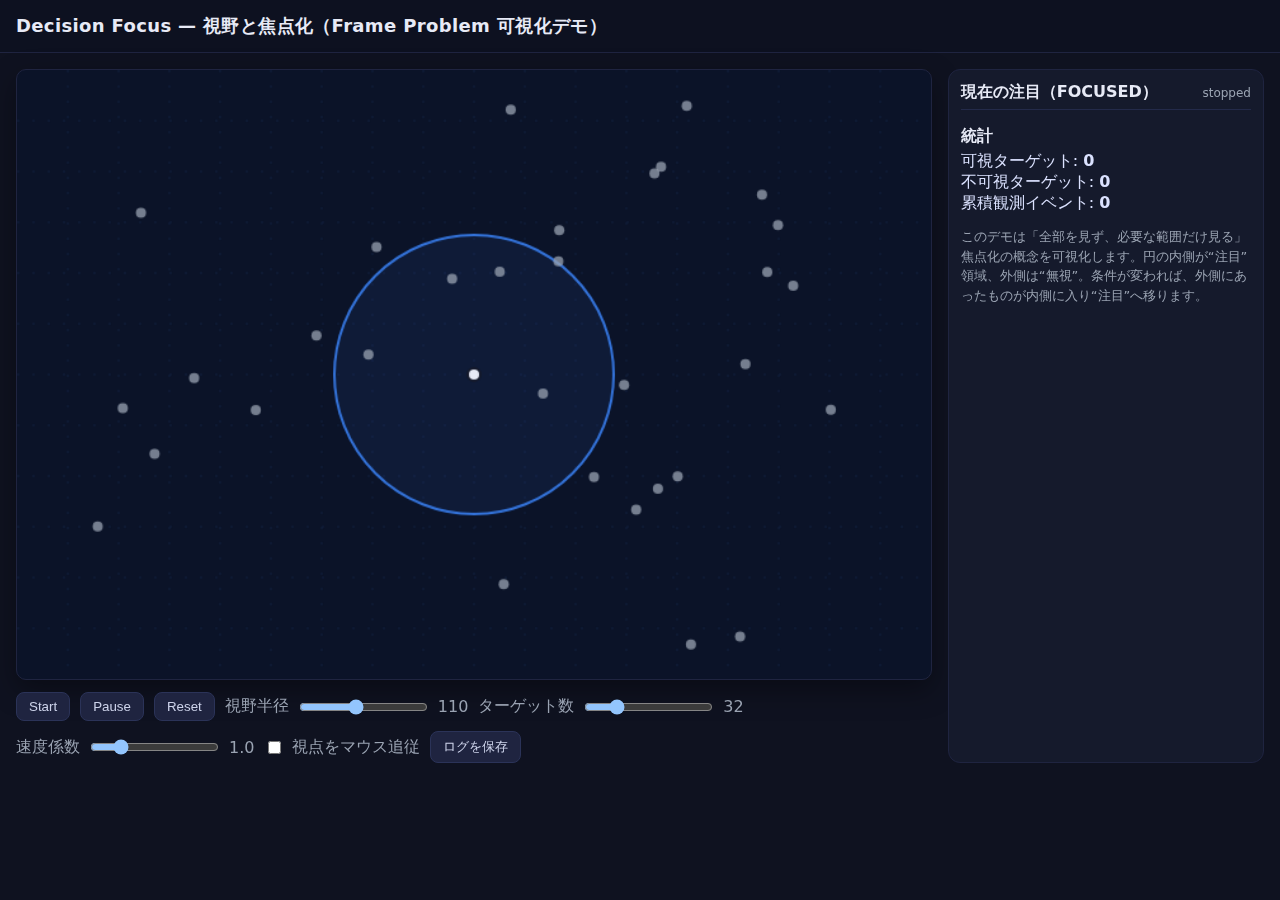
<file: decision-focus/index.html>
<!doctype html>
<html lang="ja">
<head>
  <meta charset="utf-8" />
  <meta name="viewport" content="width=device-width, initial-scale=1" />
  <title>Decision Focus — 視野と焦点化のデモ</title>
  <link rel="stylesheet" href="css/style.css" />
</head>
<body>
  <header>
    <h1>Decision Focus — 視野と焦点化（Frame Problem 可視化デモ）</h1>
  </header>

  <main class="wrap">
    <section class="stage">
      <canvas id="stage" width="720" height="480"></canvas>

      <div class="toolbar">
        <button id="btnStart" class="btn">Start</button>
        <button id="btnPause" class="btn">Pause</button>
        <button id="btnReset" class="btn">Reset</button>

        <label class="ctl">
          視野半径
          <input id="rngRadius" type="range" min="40" max="200" step="2" value="110" />
          <span id="lblRadius">110</span>
        </label>

        <label class="ctl">
          ターゲット数
          <input id="rngCount" type="range" min="8" max="120" step="1" value="32" />
          <span id="lblCount">32</span>
        </label>

        <label class="ctl">
          速度係数
          <input id="rngSpeed" type="range" min="0.5" max="3.0" step="0.1" value="1.0" />
          <span id="lblSpeed">1.0</span>
        </label>

        <label class="ctl">
          <input id="chkFollowMouse" type="checkbox" />
          視点をマウス追従
        </label>

        <button id="btnDownload" class="btn">ログを保存</button>
      </div>
    </section>

    <aside class="panel">
      <div class="row">
        <div class="title">現在の注目（FOCUSED）</div>
        <div class="sub" id="lblStatus">stopped</div>
      </div>

      <div id="focusList"></div>

      <div class="row" style="margin-top:8px">
        <div class="title">統計</div>
      </div>
      <div id="stats" class="stats">
        <div>可視ターゲット: <strong id="statVisible">0</strong></div>
        <div>不可視ターゲット: <strong id="statHidden">0</strong></div>
        <div>累積観測イベント: <strong id="statEvents">0</strong></div>
      </div>

      <div class="note">
        <p>このデモは「全部を見ず、必要な範囲だけ見る」焦点化の概念を可視化します。円の内側が“注目”領域、外側は“無視”。条件が変われば、外側にあったものが内側に入り“注目”へ移ります。</p>
      </div>
    </aside>
  </main>

  <script src="js/focus-engine.js"></script>
  <script src="js/focus-logic.js"></script>
  <script src="js/focus-ui.js"></script>
</body>
</html>
</file>
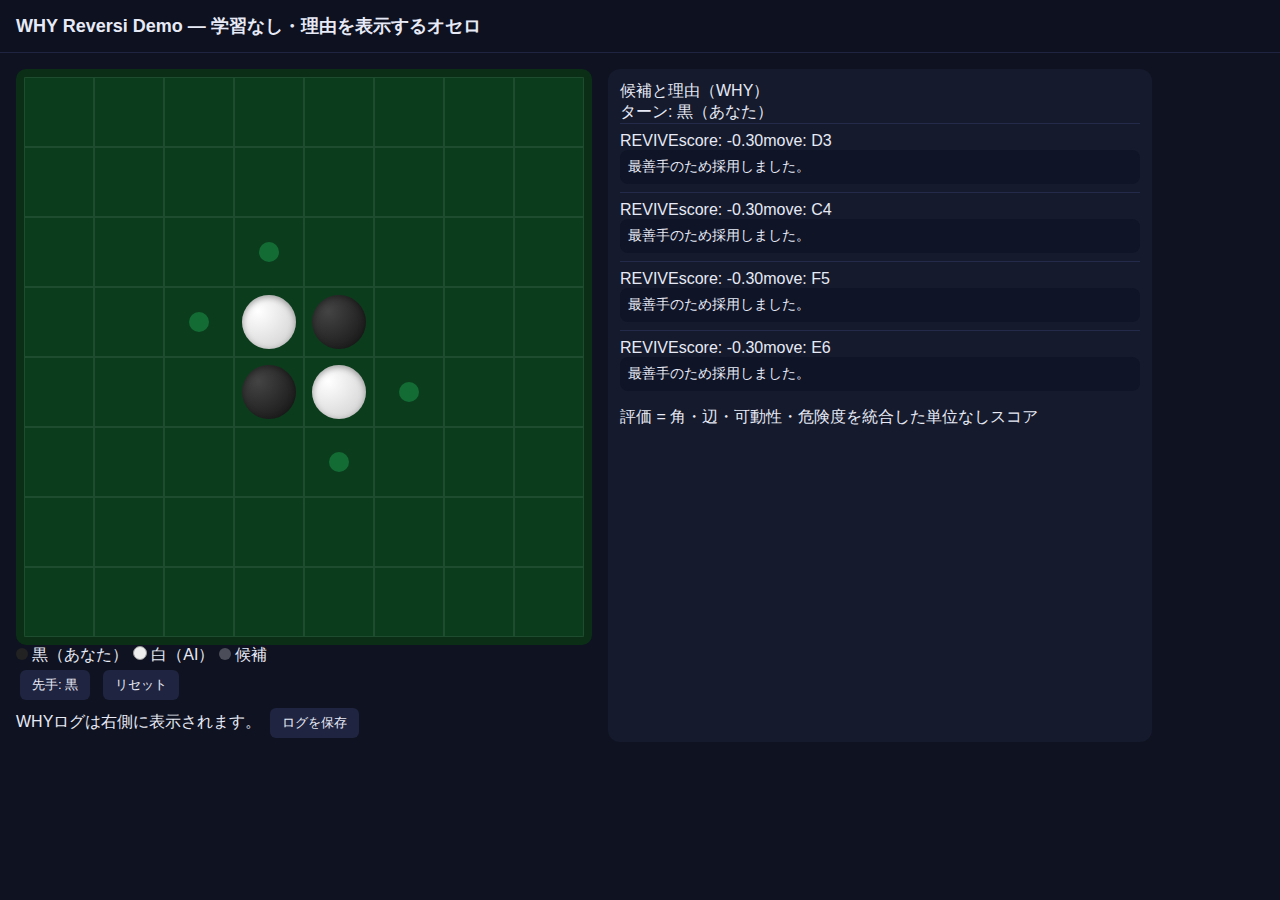
<file: reversi/index.html>
<!doctype html>
<html lang="ja">
<head>
  <meta charset="utf-8" />
  <meta name="viewport" content="width=device-width, initial-scale=1" />
  <title>WHY Reversi Demo — Explainable Reversi</title>
  <link rel="stylesheet" href="css/style.css" />
</head>
<body>
  <header>
    <h1>WHY Reversi Demo — 学習なし・理由を表示するオセロ</h1>
  </header>
  <div class="wrap">
    <div class="boardwrap">
      <div id="board" class="board"></div>
      <div class="legend">
        <span class="dot blackdot"></span> 黒（あなた）
        <span class="dot whitedot"></span> 白（AI）
        <span class="dot hintdot"></span> 候補
      </div>
      <div class="row">
        <button id="toggleFirstBtn" class="btn">先手: 黒</button>
        <button id="resetBtn" class="btn">リセット</button>
        <div class="sub">WHYログは右側に表示されます。
          <button id="saveBtn" class="btn">ログを保存</button>
        </div>
      </div>
    </div>
    <div class="panel">
      <div class="row">
        <div class="title">候補と理由（WHY）</div>
        <div class="sub" id="turnInfo">ターン: 黒（あなた）</div>
      </div>
      <div id="candList"></div>
      <div class="sub" style="margin-top:8px">
        評価 = 角・辺・可動性・危険度を統合した単位なしスコア
      </div>
    </div>
  </div>
  <script src="js/reversi-engine.js"></script>
  <script src="js/ai-logic.js"></script>
  <script src="js/ui-renderer.js"></script>
</body>
</html>
</file>
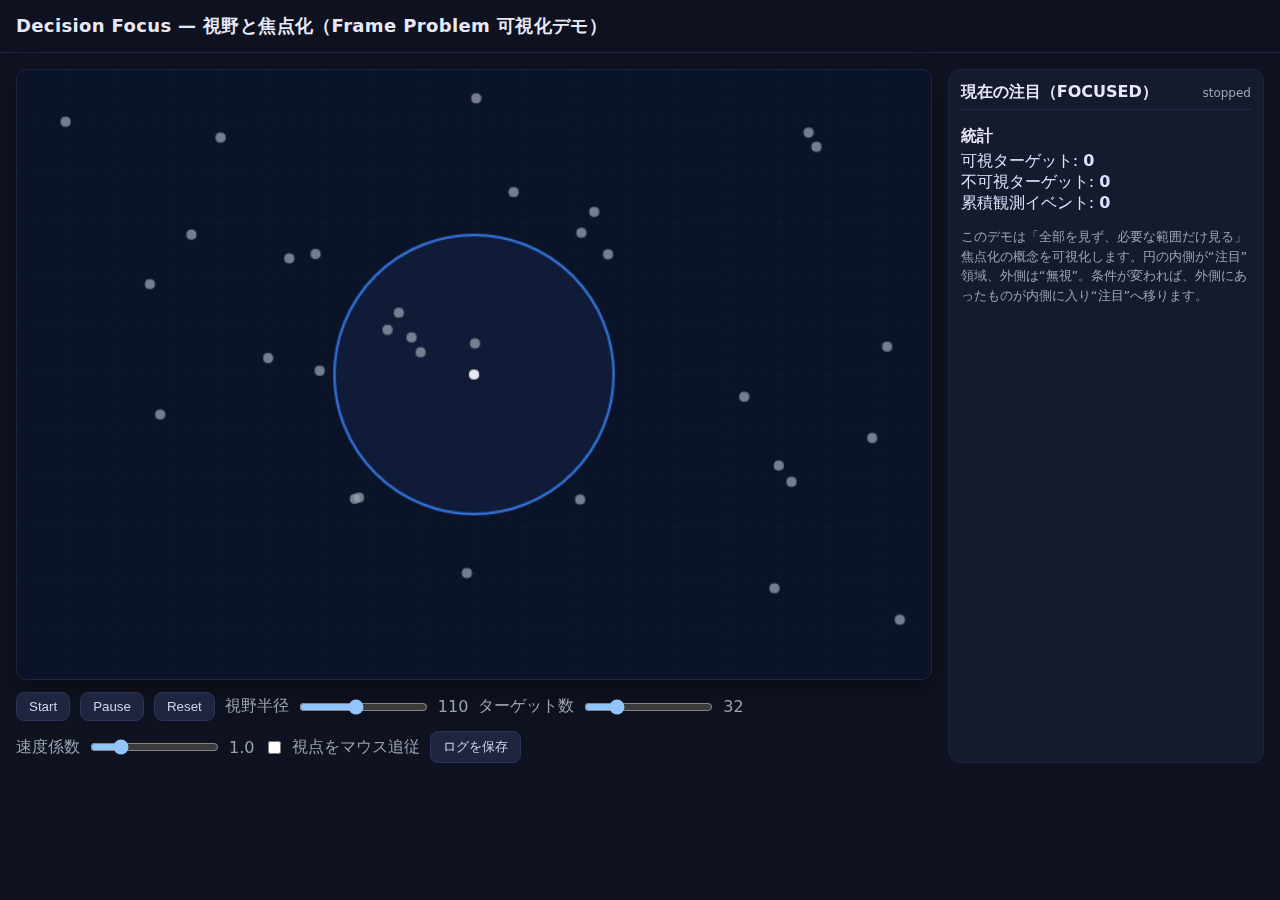
<file: decision-focus/standalone.html>
<!doctype html>
<html lang="ja">
<head>
  <meta charset="utf-8" />
  <meta name="viewport" content="width=device-width, initial-scale=1" />
  <title>Decision Focus — 視野と焦点化のデモ</title>
  <style>
:root {
  --bg: #0f1220;
  --panel: #151a2c;
  --fg: #e7eaf6;
  --muted: #9aa3b2;
  --accent: #6ee7b7;
  --focus: #3b82f6;
  --visible: #22c55e;
  --hidden: #9aa3b2;
}

* {
  box-sizing: border-box
}

body {
  margin: 0;
  background: var(--bg);
  color: var(--fg);
  font-family: ui-sans-serif, system-ui, -apple-system, "Segoe UI", Roboto, "Noto Sans JP", Arial
}

header {
  padding: 14px 16px;
  border-bottom: 1px solid #1f2440;
  background: #0d1120
}

header h1 {
  margin: 0;
  font-size: 18px;
  letter-spacing: .02em
}

.wrap {
  display: flex;
  gap: 16px;
  padding: 16px
}

.stage {
  display: flex;
  flex-direction: column;
  gap: 12px
}

canvas {
  background: #0b1328;
  border: 1px solid #1f2440;
  border-radius: 10px;
  box-shadow: 0 10px 28px rgba(0, 0, 0, .35)
}

.toolbar {
  display: flex;
  flex-wrap: wrap;
  gap: 10px;
  align-items: center
}

.btn {
  padding: 6px 12px;
  border: 1px solid #2b3358;
  border-radius: 8px;
  background: #1f2440;
  color: #cdd3ea;
  cursor: pointer
}

.btn:hover {
  background: #242c52
}

.ctl {
  display: flex;
  gap: 8px;
  align-items: center;
  color: var(--muted)
}

.ctl input[type=range] {
  accent-color: #93c5fd
}

.panel {
  width: 420px;
  background: var(--panel);
  border-radius: 12px;
  border: 1px solid #1f2440;
  padding: 12px
}

.row {
  display: flex;
  align-items: center;
  justify-content: space-between
}

.title {
  font-weight: 700
}

.sub {
  color: var(--muted);
  font-size: 12px
}

#focusList {
  margin-top: 6px;
  border-top: 1px solid #232a4a;
  padding-top: 8px;
  max-height: 300px;
  overflow: auto
}

.item {
  display: flex;
  justify-content: space-between;
  border-bottom: 1px dashed #232a4a;
  padding: 6px 0
}

.item .k {
  color: var(--muted);
  font-size: 12px
}

.item .v {
  font-variant-numeric: tabular-nums
}

.stats {
  margin-top: 4px;
  color: #dbe2ff
}

.note {
  margin-top: 10px;
  color: var(--muted);
  font-size: 13px;
  line-height: 1.5
}

.badge {
  display: inline-block;
  padding: 2px 8px;
  border-radius: 999px;
  font-size: 12px;
  border: 1px solid #2b3358;
  background: #0f1427
}

.badge.vis {
  color: var(--visible);
  border-color: var(--visible)
}

.badge.hid {
  color: var(--hidden);
  border-color: #3a425e
}
</style>
</head>
<body>
  <header>
    <h1>Decision Focus — 視野と焦点化（Frame Problem 可視化デモ）</h1>
  </header>

  <main class="wrap">
    <section class="stage">
      <canvas id="stage" width="720" height="480"></canvas>

      <div class="toolbar">
        <button id="btnStart" class="btn">Start</button>
        <button id="btnPause" class="btn">Pause</button>
        <button id="btnReset" class="btn">Reset</button>

        <label class="ctl">
          視野半径
          <input id="rngRadius" type="range" min="40" max="200" step="2" value="110" />
          <span id="lblRadius">110</span>
        </label>

        <label class="ctl">
          ターゲット数
          <input id="rngCount" type="range" min="8" max="120" step="1" value="32" />
          <span id="lblCount">32</span>
        </label>

        <label class="ctl">
          速度係数
          <input id="rngSpeed" type="range" min="0.5" max="3.0" step="0.1" value="1.0" />
          <span id="lblSpeed">1.0</span>
        </label>

        <label class="ctl">
          <input id="chkFollowMouse" type="checkbox" />
          視点をマウス追従
        </label>

        <button id="btnDownload" class="btn">ログを保存</button>
      </div>
    </section>

    <aside class="panel">
      <div class="row">
        <div class="title">現在の注目（FOCUSED）</div>
        <div class="sub" id="lblStatus">stopped</div>
      </div>

      <div id="focusList"></div>

      <div class="row" style="margin-top:8px">
        <div class="title">統計</div>
      </div>
      <div id="stats" class="stats">
        <div>可視ターゲット: <strong id="statVisible">0</strong></div>
        <div>不可視ターゲット: <strong id="statHidden">0</strong></div>
        <div>累積観測イベント: <strong id="statEvents">0</strong></div>
      </div>

      <div class="note">
        <p>このデモは「全部を見ず、必要な範囲だけ見る」焦点化の概念を可視化します。円の内側が“注目”領域、外側は“無視”。条件が変われば、外側にあったものが内側に入り“注目”へ移ります。</p>
      </div>
    </aside>
  </main>

  <script>
// =====================
// focus-engine.js (no-module)
// 物理/状態：ターゲットと視野（フォーカス円）
// =====================

const CFG = {
  width: 720,
  height: 480,
  targetCount: 32,
  baseSpeed: 1.0,
  focusRadius: 110,
  followMouse: false
};

class RNG {
  static rand(min, max) { return Math.random() * (max - min) + min; }
  static pick(arr) { return arr[(Math.random() * arr.length) | 0]; }
}

class Target {
  constructor(id, w, h, spd) {
    this.id = id;
    this.x = RNG.rand(20, w - 20);
    this.y = RNG.rand(20, h - 20);
    const a = RNG.rand(0, Math.PI * 2);
    const v = RNG.rand(0.5, 1.5) * spd;
    this.vx = Math.cos(a) * v;
    this.vy = Math.sin(a) * v;
    this.r = 4;
    this.visible = false;
    this.lastSeenTs = 0;
  }
  step(w, h, spd) {
    this.x += this.vx * spd;
    this.y += this.vy * spd;
    if (this.x < this.r || this.x > w - this.r) { this.vx *= -1; this.x = Math.max(this.r, Math.min(w - this.r, this.x)); }
    if (this.y < this.r || this.y > h - this.r) { this.vy *= -1; this.y = Math.max(this.r, Math.min(h - this.r, this.y)); }
  }
}

class FocusAgent {
  constructor(w, h) {
    this.x = w / 2;
    this.y = h / 2;
    this.r = CFG.focusRadius;
    this.t = 0; // 自動ゆらぎ用
  }
  setRadius(r) { this.r = r; }
  autoWander(w, h) {
    this.t += 0.01;
    this.x += Math.cos(this.t * 0.9) * 0.3;
    this.y += Math.sin(this.t * 1.1) * 0.3;
    this.x = Math.max(this.r, Math.min(w - this.r, this.x));
    this.y = Math.max(this.r, Math.min(h - this.r, this.y));
  }
}

class World {
  constructor(canvas) {
    this.cv = canvas;
    this.cx = canvas.getContext('2d');
    this.w = canvas.width;
    this.h = canvas.height;
    this.agent = new FocusAgent(this.w, this.h);
    this.targets = [];
    this._mouse = { x: this.w / 2, y: this.h / 2, inside: false };
    this._ts = 0;
    this.running = false;
    this._raf = 0;

    this._bindEvents();
    this.reset(CFG.targetCount, CFG.baseSpeed);
  }

  _bindEvents() {
    this.cv.addEventListener('mousemove', e => {
      const rect = this.cv.getBoundingClientRect();
      this._mouse.x = e.clientX - rect.left;
      this._mouse.y = e.clientY - rect.top;
      this._mouse.inside = true;
    });
    this.cv.addEventListener('mouseleave', () => { this._mouse.inside = false; });
  }

  reset(n, spd) {
    this.targets.length = 0;
    for (let i = 0; i < n; i++) this.targets.push(new Target(i, this.w, this.h, spd));
    this._ts = 0;
  }

  setCount(n) {
    const cur = this.targets.length;
    if (n > cur) {
      for (let i = cur; i < n; i++) this.targets.push(new Target(i, this.w, this.h, CFG.baseSpeed));
    } else if (n < cur) {
      this.targets.length = n;
    }
  }

  setSpeed(spd) { CFG.baseSpeed = spd; }
  setRadius(r) { this.agent.setRadius(r); }
  setFollowMouse(on) { CFG.followMouse = on; }

  start(loop) {
    if (this.running) return; this.running = true;
    const tick = () => { this._raf = requestAnimationFrame(tick); loop(); }; tick();
  }
  pause() { this.running = false; cancelAnimationFrame(this._raf); }

  step() {
    this._ts++;
    if (CFG.followMouse && this._mouse.inside) {
      this.agent.x += (this._mouse.x - this.agent.x) * 0.15;
      this.agent.y += (this._mouse.y - this.agent.y) * 0.15;
    } else {
      this.agent.autoWander(this.w, this.h);
    }
    for (const t of this.targets) t.step(this.w, this.h, CFG.baseSpeed);
    const ax = this.agent.x, ay = this.agent.y, rr = this.agent.r * this.agent.r;
    const now = performance.now();
    for (const t of this.targets) {
      const dx = t.x - ax, dy = t.y - ay;
      const vis = (dx * dx + dy * dy) <= rr;
      t.visible = vis;
      if (vis) t.lastSeenTs = now;
    }
  }

  draw() {
    const ctx = this.cx, { w, h } = this;
    ctx.clearRect(0, 0, w, h);
    ctx.strokeStyle = '#13203f'; ctx.lineWidth = 1; ctx.setLineDash([2, 10]);
    for (let x = 40; x < w; x += 40) { ctx.beginPath(); ctx.moveTo(x, 0); ctx.lineTo(x, h); ctx.stroke(); }
    for (let y = 40; y < h; y += 40) { ctx.beginPath(); ctx.moveTo(0, y); ctx.lineTo(w, y); ctx.stroke(); }
    ctx.setLineDash([]);

    ctx.strokeStyle = 'rgba(59,130,246,.85)'; // focus
    ctx.fillStyle = 'rgba(59,130,246,.08)';
    ctx.lineWidth = 2.0;
    ctx.beginPath(); ctx.arc(this.agent.x, this.agent.y, this.agent.r, 0, Math.PI * 2); ctx.fill(); ctx.stroke();

    for (const t of this.targets) {
      ctx.beginPath(); ctx.arc(t.x, t.y, t.r, 0, Math.PI * 2);
      ctx.fillStyle = t.visible ? 'rgba(34,197,94,0.95)' : 'rgba(154,163,178,0.75)';
      ctx.fill();
    }
    ctx.beginPath(); ctx.arc(this.agent.x, this.agent.y, 5, 0, Math.PI * 2);
    ctx.fillStyle = '#e7eaf6'; ctx.fill(); ctx.strokeStyle = '#151a2c'; ctx.stroke();
  }
}

// グローバル公開
window.CFG = CFG;
window.RNG = RNG;
window.Target = Target;
window.FocusAgent = FocusAgent;
window.World = World;
</script>
  <script>
// =====================
// focus-logic.js (no-module)
// 判定と統計・ログ（VISIBLE / IGNORED）
// =====================

class FocusLogic {
  constructor(world) {
    this.world = world;
    this.events = 0;
    this.visible = 0;
    this.hidden = 0;
    this.logs = []; // JSONL
  }

  snapshot() {
    const vis = this.world.targets.filter(t => t.visible).map(t => ({
      id: t.id,
      x: +t.x.toFixed(1), y: +t.y.toFixed(1),
      dist: +Math.hypot(t.x - this.world.agent.x, t.y - this.world.agent.y).toFixed(1),
      why: "VISIBLE (inside focus radius)"
    }));
    const hid = this.world.targets.length - vis.length;
    this.events++;
    this.visible = vis.length;
    this.hidden = hid;

    this.logs.push({
      ts: new Date().toISOString(),
      kind: "TICK",
      focus: { x: +this.world.agent.x.toFixed(1), y: +this.world.agent.y.toFixed(1), r: window.CFG.focusRadius },
      visible_ids: vis.slice(0, 24).map(v => v.id),
      counts: { visible: this.visible, hidden: this.hidden }
    });

    return vis;
  }

  download() {
    const jsonl = this.logs.map(o => JSON.stringify(o)).join('\n');
    const blob = new Blob([jsonl], { type: "application/json" });
    const a = document.createElement('a');
    a.href = URL.createObjectURL(blob);
    a.download = `decision_focus_log_${Date.now()}.jsonl`;
    a.click();
    URL.revokeObjectURL(a.href);
  }
}

function createWorld(canvas) {
  return new window.World(canvas);
}

// グローバル公開
window.FocusLogic = FocusLogic;
window.createWorld = createWorld;
</script>
  <script>
// =====================
// focus-ui.js (no-module)
// 描画ループ／UI制御
// =====================

const cv = document.getElementById('stage');
const world = window.createWorld(cv);
const logic = new window.FocusLogic(world);

// UI参照
const lblStatus = document.getElementById('lblStatus');
const lblRadius = document.getElementById('lblRadius');
const lblCount = document.getElementById('lblCount');
const lblSpeed = document.getElementById('lblSpeed');
const rngRadius = document.getElementById('rngRadius');
const rngCount = document.getElementById('rngCount');
const rngSpeed = document.getElementById('rngSpeed');
const chkFollow = document.getElementById('chkFollowMouse');
const btnStart = document.getElementById('btnStart');
const btnPause = document.getElementById('btnPause');
const btnReset = document.getElementById('btnReset');
const btnDownload = document.getElementById('btnDownload');
const focusList = document.getElementById('focusList');
const statVisible = document.getElementById('statVisible');
const statHidden = document.getElementById('statHidden');
const statEvents = document.getElementById('statEvents');

function applyControls() {
  CFG.focusRadius = +rngRadius.value; lblRadius.textContent = CFG.focusRadius;
  CFG.targetCount = +rngCount.value; lblCount.textContent = CFG.targetCount;
  CFG.baseSpeed = +rngSpeed.value; lblSpeed.textContent = CFG.baseSpeed.toFixed(1);
  world.setRadius(CFG.focusRadius);
  world.setSpeed(CFG.baseSpeed);
  world.setFollowMouse(chkFollow.checked);
  world.setCount(CFG.targetCount);
}

rngRadius.addEventListener('input', applyControls);
rngCount.addEventListener('input', applyControls);
rngSpeed.addEventListener('input', applyControls);
chkFollow.addEventListener('change', applyControls);

btnStart.addEventListener('click', () => {
  if (world.running) return;
  lblStatus.textContent = 'running';
  world.start(step);
});

btnPause.addEventListener('click', () => {
  world.pause();
  lblStatus.textContent = 'paused';
});

btnReset.addEventListener('click', () => {
  world.pause();
  world.reset(CFG.targetCount, CFG.baseSpeed);
  logic.events = logic.visible = logic.hidden = 0;
  logic.logs.length = 0;
  lblStatus.textContent = 'stopped';
  focusList.innerHTML = '';
  updateStats();
  world.draw();
});

btnDownload.addEventListener('click', () => logic.download());

function step() {
  world.step();
  world.draw();
  const vis = logic.snapshot();
  renderFocusList(vis);
  updateStats();
}

function renderFocusList(list) {
  focusList.innerHTML = '';
  list.sort((a, b) => a.dist - b.dist);
  for (const v of list.slice(0, 32)) {
    const div = document.createElement('div');
    div.className = 'item';
    div.innerHTML = `
      <span class="k">#${v.id} <span class="badge vis">VISIBLE</span></span>
      <span class="v">dist: ${v.dist.toFixed(1)}</span>
    `;
    focusList.appendChild(div);
  }
}

function updateStats() {
  statVisible.textContent = logic.visible;
  statHidden.textContent = logic.hidden;
  statEvents.textContent = logic.events;
}

// 初期描画＆コントロール反映
applyControls();
world.draw();
</script>
</body>
</html>
</file>
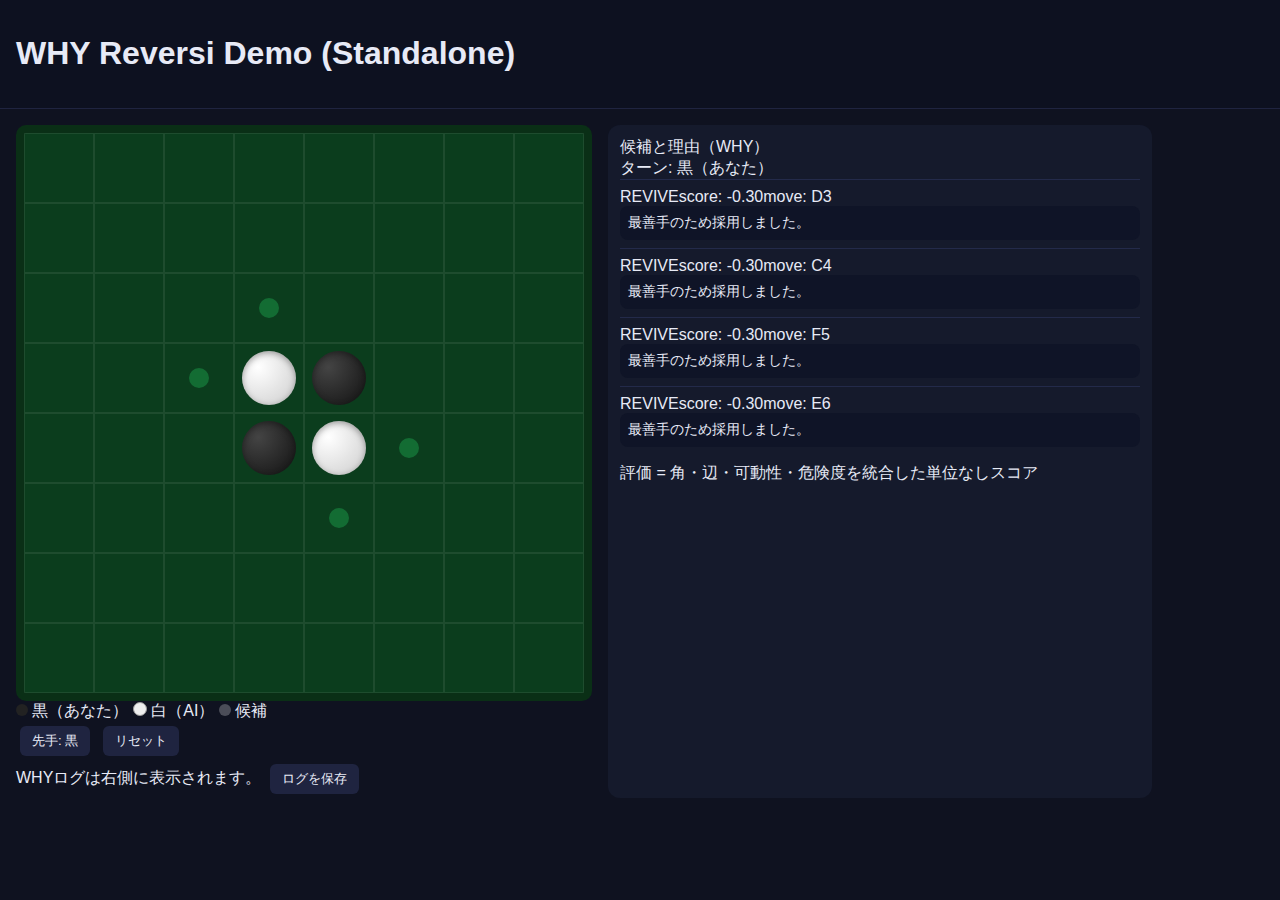
<file: reversi/standalone.html>
<!doctype html>
<html lang="ja">
<head>
  <meta charset="utf-8" />
  <meta name="viewport" content="width=device-width, initial-scale=1" />
  <title>WHY Reversi Demo (Standalone)</title>
  <style>
  /* style.css 全文 */
  :root {--bg:#0f1220;--panel:#151a2c;--fg:#e7eaf6;--drop:#ef4444;--hold:#f59e0b;--revive:#22c55e;}
  body{margin:0;background:var(--bg);color:var(--fg);font-family:sans-serif;}
  header{padding:14px 16px;border-bottom:1px solid #1f2440;background:#0d1120;}
  .wrap{display:flex;gap:16px;padding:16px;}
  .board{width:560px;height:560px;background:#0b3d1d;display:grid;
    grid-template-columns:repeat(8,1fr);grid-template-rows:repeat(8,1fr);
    border:8px solid #0a2f16;border-radius:10px;}
  .sq{border:1px solid rgba(255,255,255,.08);position:relative;cursor:pointer;}
  .disc{position:absolute;inset:10%;border-radius:50%;box-shadow:inset 0 2px 6px rgba(0,0,0,.35);}
  .black{background:radial-gradient(circle at 30% 30%,#444,#111);}
  .white{background:radial-gradient(circle at 30% 30%,#fff,#ccc);}
  .hint-drop{position:absolute;inset:35%;border-radius:50%;background:rgba(239,68,68,.35);}
  .hint-hold{position:absolute;inset:35%;border-radius:50%;background:rgba(245,158,11,.35);}
  .hint-revive{position:absolute;inset:35%;border-radius:50%;background:rgba(34,197,94,.35);}
  .panel{width:520px;background:var(--panel);border-radius:12px;padding:12px;}
  .btn{padding:6px 12px;margin:4px;background:#1f2440;border:none;border-radius:6px;color:var(--fg);cursor:pointer;}
  .btn:hover{background:#242c52;}
  .dot{width:12px;height:12px;border-radius:50%;display:inline-block;}
  .blackdot{background:#222;}
  .whitedot{background:#eee;border:1px solid #999;}
  .hintdot{background:rgba(255,255,255,.25);}
  .cand{border-top:1px solid #232a4a;padding:8px 0;}
  .why{font-size:14px;background:#0f1427;padding:8px;border-radius:8px;}
  </style>
</head>
<body>
  <header><h1>WHY Reversi Demo (Standalone)</h1></header>
  <div class="wrap">
    <div class="boardwrap">
      <div id="board" class="board"></div>
      <div class="legend">
        <span class="dot blackdot"></span> 黒（あなた）
        <span class="dot whitedot"></span> 白（AI）
        <span class="dot hintdot"></span> 候補
      </div>
      <div class="row">
        <button id="toggleFirstBtn" class="btn">先手: 黒</button>
        <button id="resetBtn" class="btn">リセット</button>
        <div class="sub">WHYログは右側に表示されます。
          <button id="saveBtn" class="btn">ログを保存</button>
        </div>
      </div>
    </div>
    <div class="panel">
      <div class="row">
        <div class="title">候補と理由（WHY）</div>
        <div class="sub" id="turnInfo">ターン: 黒（あなた）</div>
      </div>
      <div id="candList"></div>
      <div class="sub" style="margin-top:8px">評価 = 角・辺・可動性・危険度を統合した単位なしスコア</div>
    </div>
  </div>
<script>
// ---- Search settings (Balanced preset) ----
let SEARCH_ENABLED   = true;
let SEARCH_MAX_DEPTH = 3;        // base depth
let SEARCH_TIME_MS   = 250;      // per-move time budget (ms)

// ---- Evaluation: single-move (unitless) ----
function evaluateMove(side, b, move){
  const opp = -side;
  const nb = applyMove(b, move, side);
  const myCorners = cornerCount(nb, side);
  const stEdges   = stableEdges(nb, side);
  const myMob     = mobility(nb, side);
  const oppMob    = mobility(nb, opp);
  const xRisk     = xSquareRisk(move.r, move.c, b);

  // base score (tuned for transparency)
  let score = 2.2*myCorners + 1.2*stEdges + 0.4*myMob - 0.5*oppMob - 1.6*xRisk;

  // absolute priority for capturing a corner
  if (isCorner(move.r, move.c)) score += 6.0;

  return { score, features:{ myCorners, stEdges, myMob, oppMob, xRisk } };
}

function boardScore(side, b){
  const myC  = cornerCount(b, side);
  const stE  = stableEdges(b, side);
  const myM  = mobility(b, side);
  const oppM = mobility(b, -side);
  return 2.2*myC + 1.2*stE + 0.4*myM - 0.5*oppM;
}

// ---- WHY in natural language (UI panel text) ----
function formatWhyNatural(e){
  if(!e || !e.why_kind) return "特別な理由はありません。";
  const r = e.reason || "";
  switch(e.why_kind){
    case "WHY_DROP":
      if(r.includes("corner")) return "この手を打つと角を相手に取られるリスクが高いため、避けました。";
      if(r.includes("inferior_score")) return "評価が他の候補より低いため、捨てました。";
      return "現在の状況では不利と判断して捨てました。";
    case "WHY_HOLD":
      return "評価が拮抗しており、どちらとも言えないため保留しました。";
    case "WHY_REVIVE":
      if(r.includes("corner")) return "角を確保できる好機と判断して採用しました。";
      if(r.includes("mobility")) return "この手で相手の可動性が下がるため、有利になる見込みで採用しました。";
      if(r.includes("best_score")) return "最善手のため採用しました。";
      return "他の手よりも有望と判断して採用しました。";
    default:
      return "特別な理由はありません。";
  }
}

// ---- Move ordering (corners first, risky last) ----
function orderMoves(side, b, moves){
  return [...moves].sort((a,bm)=>{
    const ac = isCorner(a.r,a.c)?1:0, bc = isCorner(bm.r,bm.c)?1:0;
    if (ac!==bc) return bc-ac;
    const anx = (isXSquare(a.r,a.c)||isCornerAdjacent(a.r,a.c))?1:0;
    const bnx = (isXSquare(bm.r,bm.c)||isCornerAdjacent(bm.r,bm.c))?1:0;
    if (anx!==bnx) return anx-bnx;
    // light single-move eval
    return evaluateMove(side,b,a).score - evaluateMove(side,b,bm).score;
  }).reverse();
}

// ---- WHY classification for candidates (DROP/HOLD/REVIVE) ----
function classifyWHY(side, b, candidates){
  if(!candidates.length) return {list:[], best:null};

  // 1) base eval
  let evals = candidates.map(m=>{
    const ev = evaluateMove(side, b, m);
    return {...m, ...ev};
  });

  // 2) best & HOLD band (relative)
  const bestScore = Math.max(...evals.map(e=>e.score));
  const DELTA = Math.max(1.0, Math.abs(bestScore)*0.25); // variable band

  const withWhy = evals.map(e=>{
    let why_kind="WHY_DROP", reason="", evidence={};
    const d = bestScore - e.score;

    if (d <= DELTA){ // HOLD band
      // base = HOLD
      why_kind="WHY_HOLD";
      reason=`close_to_best (|Δ| ≤ ${DELTA})`;
      evidence={delta:+d.toFixed(2), score:+e.score.toFixed(2), best:+bestScore.toFixed(2)};

      // 1) corner always priority
      if (isCorner(e.r, e.c)) {
        why_kind="WHY_REVIVE"; reason="corner_priority";
      } else {
        // 1-ply risk & mobility check
        const nb = applyMove(b, {r:e.r,c:e.c,flips:e.flips}, side);
        const oppMobBefore = mobility(b, -side), oppMobAfter = mobility(nb, -side);
        const oppMoves = legalMoves(nb, -side);

        // A) immediate corner capture
        const givesCorner = oppMoves.some(mv => isCorner(mv.r,mv.c));

        // B) 2-ply corner trap (opp X/adjacent -> our reply -> opp corner)
        const givesCornerSoon = !givesCorner && oppMoves.some(mv => {
          if (!(isXSquare(mv.r,mv.c) || isCornerAdjacent(mv.r,mv.c))) return false;
          const nb2 = applyMove(nb, mv, -side);
          const our2 = legalMoves(nb2, side);
          return our2.some(m2 => {
            const nb3 = applyMove(nb2, m2, side);
            const opp3 = legalMoves(nb3, -side);
            return opp3.some(z => isCorner(z.r,z.c));
          });
        });

        if (givesCorner || givesCornerSoon) {
          why_kind="WHY_DROP";
          reason = givesCorner ? "gives opponent corner (2-ply risk)"
                               : "leads to corner in 2 plies";
          evidence = {...evidence, risk:"corner_capture"};
        } else {
          // C) exact best (Δ=0) => REVIVE
          if (Math.abs(d) < 1e-9) {
            why_kind="WHY_REVIVE"; reason="best_score";
          }
          // D) mobility improved => REVIVE
          else if (oppMobAfter < oppMobBefore) {
            why_kind="WHY_REVIVE";
            reason="1-ply reduces opp mobility";
            evidence={...evidence, oppMobBefore, oppMobAfter};
          }
          // E) if corner already owned by opponent, adjacent is trap => DROP
          const cornerIsOpponent = cornerCoords.some(([cr,cc]) => b[cr][cc] === -side);
          if (cornerIsOpponent && isCornerAdjacent(e.r, e.c)) {
            why_kind="WHY_DROP";
            reason="corner already controlled by opponent (trap risk)";
            evidence={...evidence, risk:"corner_owned"};
          }
        }
      }
    } else {
      // drop reasons
      if(e.features.xRisk>0){ why_kind="WHY_DROP"; reason="x_square_risk"; evidence={xRisk:e.features.xRisk}; }
      else { why_kind="WHY_DROP"; reason="inferior_score"; evidence={delta:+d.toFixed(2)}; }
    }
    return {...e, why_kind, reason, evidence};
  });

  // 3) pick best for display order
  const best = withWhy.reduce((a,b)=> a.score>=b.score?a:b);
  return { list:withWhy.sort((a,b)=> b.score - a.score), best };
}

// ---- Search: iterative deepening Negamax + alpha-beta + time limit ----
function searchBestMove(side, b, moves, maxDepth=SEARCH_MAX_DEPTH, timeMs=SEARCH_TIME_MS){
  const deadline = performance.now() + timeMs;
  let last = {score:-Infinity, pv:[]}, nodes=0;

  function negamax(board, s, depth, alpha, beta){
    nodes++;
    if (performance.now() > deadline) return {score: boardScore(side, board), pv:[]};
    if (depth===0){
      return {score: boardScore(side, board), pv:[]};
    }
    const legal = legalMoves(board, s);
    if (legal.length===0){
      const oppLegal = legalMoves(board, -s);
      if (oppLegal.length===0){
        const flat = board.flat();
        const my = flat.filter(v=>v===side).length;
        const opp= flat.filter(v=>v===-side).length;
        return {score:(my-opp)*10, pv:[]};
      }
      return negamax(board, -s, depth, -beta, -alpha);
    }
    const ordered = orderMoves(s, board, legal);
    let bestLocal = -Infinity, bestLine = [];
    for(const mv of ordered){
      const nb = applyMove(board, mv, s);
      const nxt = negamax(nb, -s, depth-1, -beta, -alpha);
      const sc = -nxt.score;
      if (sc > bestLocal){ bestLocal = sc; bestLine = [mv, ...nxt.pv]; }
      if (sc > alpha) alpha = sc;
      if (alpha >= beta) break;
      if (performance.now() > deadline) break;
    }
    return {score: bestLocal, pv: bestLine};
  }

  for(let d=1; d<=maxDepth; d++){
    const res = negamax(b, side, d, -Infinity, Infinity);
    if (performance.now() > deadline) break;
    last = res;
  }
  let best;
  if (last.pv.length){
    const m = last.pv[0];
    best = {r:m.r, c:m.c};
  } else {
    const base = orderMoves(side, b, moves)[0];
    best = {r:base.r, c:base.c};
    last.score = evaluateMove(side, b, base).score;
  }
  const bestFlips = flipsForMove(b, best.r, best.c, side);
  return { best:{...best, flips:bestFlips}, score:+last.score.toFixed(2), nodes, depth:last.pv.length?maxDepth:1, pv:last.pv.map(m=>coord(m.r,m.c)) };
}
// Constants
const EMPTY = 0, BLACK = 1, WHITE = -1;
const SIZE = 8;
const DIRS = [[-1,-1],[-1,0],[-1,1],[0,-1],[0,1],[1,-1],[1,0],[1,1]];
const cornerCoords = [[0,0],[0,7],[7,0],[7,7]];

// Globals (shared across modules)
let board;                 // 8x8
let player = BLACK;        // current side to move
let firstPlayer = BLACK;   // first player (toggle)
let whyLogs = [];          // JSONL logs (WHY and APPLY)
let chosenWhy = [];        // [{side,move,why_kind,score}]

// --- Basic helpers ---
function inb(r,c){ return r>=0 && r<SIZE && c>=0 && c<SIZE; }
function isCorner(r,c){ return (r===0&&c===0)||(r===0&&c===7)||(r===7&&c===0)||(r===7&&c===7); }
function isXSquare(r,c){ return (r===1&&c===1)||(r===1&&c===6)||(r===6&&c===1)||(r===6&&c===6); }
function isCornerAdjacent(r,c){ // orthogonal neighbors of corners
  return (r===0 && (c===1||c===6)) || (r===7 && (c===1||c===6)) ||
         (c===0 && (r===1||r===6)) || (c===7 && (r===1||r===6));
}

// --- Board I/O ---
function initBoard(){
  board = Array.from({length:SIZE},()=>Array(SIZE).fill(EMPTY));
  const m = SIZE/2;
  board[m-1][m-1]=WHITE; board[m][m]=WHITE;
  board[m-1][m]=BLACK;  board[m][m-1]=BLACK;
  player = firstPlayer;
  whyLogs = [];
  chosenWhy = [];
  // UI will call draw(); and if WHITE first, aiTurn() will be fired by UI layer.
}

// --- Rules ---
function flipsForMove(b, r, c, side){
  if(b[r][c]!==EMPTY) return [];
  const opp=-side; let flips=[];
  for(const [dr,dc] of DIRS){
    let rr=r+dr, cc=c+dc, buf=[];
    while(inb(rr,cc) && b[rr][cc]===opp){ buf.push([rr,cc]); rr+=dr; cc+=dc; }
    if(inb(rr,cc) && b[rr][cc]===side && buf.length) flips.push(...buf);
  }
  return flips;
}

function legalMoves(b, side){
  const ms=[];
  for(let r=0;r<SIZE;r++) for(let c=0;c<SIZE;c++){
    const fl=flipsForMove(b,r,c,side);
    if(fl.length) ms.push({r,c,flips:fl});
  }
  return ms;
}

function applyMove(b, move, side){
  const nb = b.map(row=>row.slice());
  nb[move.r][move.c]=side;
  for(const [r,c] of move.flips) nb[r][c]=side;
  return nb;
}

// --- Heuristic features (used by AI) ---
function mobility(b, side){ return legalMoves(b, side).length; }

function cornerCount(b, side){
  return cornerCoords.reduce((s,[r,c])=> s + (b[r][c]===side ? 1:0), 0);
}

function stableEdges(b, side){
  // very light proxy: count discs on edges that form contiguous streaks touching corners
  let sc=0;
  // top/bottom rows
  for(const rr of [0,7]){
    let left = b[rr][0]===side, right = b[rr][7]===side;
    if(left){ let i=0; while(i<SIZE && b[rr][i]===side){ sc++; i++; } }
    if(right){ let i=SIZE-1; while(i>=0 && b[rr][i]===side){ sc++; i--; } }
  }
  // left/right cols
  for(const cc of [0,7]){
    let top = b[0][cc]===side, bottom = b[7][cc]===side;
    if(top){ let i=0; while(i<SIZE && b[i][cc]===side){ sc++; i++; } }
    if(bottom){ let i=SIZE-1; while(i>=0 && b[i][cc]===side){ sc++; i--; } }
  }
  return sc;
}

function xSquareRisk(r,c,b){
  if(!isXSquare(r,c)) return 0;
  const mapping = { "1,1":[0,0], "1,6":[0,7], "6,1":[7,0], "6,6":[7,7] };
  const key=`${r},${c}`; const [cr,cc]=mapping[key];
  return (b[cr][cc]===EMPTY) ? 1 : 0;
}

// --- UX helpers ---
function coord(r,c){ return String.fromCharCode(65+c) + (r+1); }
function logWHY(obj){ const rec = { ts:new Date().toISOString(), ...obj }; whyLogs.push(rec); }
// DOM refs
const boardEl     = document.getElementById('board');
const candListEl  = document.getElementById('candList');
const turnInfoEl  = document.getElementById('turnInfo');
const resetBtn    = document.getElementById('resetBtn');
const saveBtn     = document.getElementById('saveBtn');
const toggleFirstBtn = document.getElementById('toggleFirstBtn');

// Bind handlers
resetBtn.onclick = () => { initBoard(); draw(); if (player===WHITE) setTimeout(aiTurn, 200); };
saveBtn.onclick  = () => downloadLogs();
toggleFirstBtn.onclick = () => {
  firstPlayer = (firstPlayer===BLACK)? WHITE : BLACK;
  toggleFirstBtn.textContent = `先手: ${firstPlayer===BLACK?"黒":"白"}`;
  initBoard(); draw();
  if (player===WHITE) setTimeout(aiTurn, 200);
};

// Initial setup
initBoard(); draw();
if (player===WHITE) setTimeout(aiTurn, 200);

// --- Rendering ---
function draw(){
  boardEl.innerHTML='';
  // pre-compute current player's WHY for hints (when human turn)
  let hintMap = new Map();
  if (player===BLACK){
    const moves = legalMoves(board, BLACK);
    const { list } = classifyWHY(BLACK, board, moves);
    for(const e of list){
      const key = `${e.r},${e.c}`;
      const kind = e.why_kind.toLowerCase().replace('why_',''); // drop/hold/revive
      hintMap.set(key, kind);
    }
  }

  for(let r=0;r<SIZE;r++){
    for(let c=0;c<SIZE;c++){
      const d = document.createElement('div');
      d.className='sq';
      if(board[r][c]===BLACK){ const disc=document.createElement('div'); disc.className='disc black'; d.appendChild(disc); }
      if(board[r][c]===WHITE){ const disc=document.createElement('div'); disc.className='disc white'; d.appendChild(disc); }

      if (player===BLACK){
        const kind = hintMap.get(`${r},${c}`);
        if (kind){
          const h = document.createElement('div');
          h.className = 'hint-' + kind; // red/yellow/green
          d.appendChild(h);
        }
        d.onclick = () => onHumanMove(r,c);
      } else {
        d.onclick = ()=>{};
      }
      boardEl.appendChild(d);
    }
  }
  turnInfoEl.textContent = `ターン: ${player===BLACK ? "黒（あなた）":"白（AI）"}`;
  showCandidates();
  // auto-pass for human if no legal move
  if (player===BLACK){
    const moves = legalMoves(board, BLACK);
    if (moves.length===0){
      logWHY({move:"-", side:"BLACK", why_kind:"PASS", reason:"no_legal_moves", evidence:{}});
      player = WHITE;
      setTimeout(aiTurn, 400);
    }
  }
}

function showCandidates(){
  candListEl.innerHTML='';
  const moves = legalMoves(board, player);
  if (moves.length===0){
    candListEl.innerHTML = `<div class="cand sub">合法手なし（パス）</div>`;
    return;
  }
  const {list, best} = classifyWHY(player, board, moves);
  list.sort((a,b)=> b.score - a.score);
  for(const e of list){
    const row = document.createElement('div'); row.className='cand';
    const tags = document.createElement('div'); tags.className='tags';
    const kind = document.createElement('span'); kind.className='tag ' + (e.why_kind==="WHY_DROP"?"drop":e.why_kind==="WHY_HOLD"?"hold":"revive");
    kind.textContent = e.why_kind.replace("WHY_","");
    const sc = document.createElement('span'); sc.className='tag'; sc.textContent = `score: ${e.score.toFixed(2)}`;
    const mv = document.createElement('span'); mv.className='tag'; mv.textContent = `move: ${coord(e.r,e.c)}`;
    tags.append(kind, sc, mv);
    const why = document.createElement('div'); why.className='why';
    why.textContent = formatWhyNatural(e);
    row.appendChild(tags); row.appendChild(why);
    candListEl.appendChild(row);
  }
}

// --- Human move ---
function onHumanMove(r,c){
  if(player!==BLACK) return;
  const ms = legalMoves(board, BLACK);
  const mv = ms.find(m=>m.r===r&&m.c===c);
  if(!mv) return;

  // label chosen move WHY
  const { list } = classifyWHY(BLACK, board, ms);
  const lab = list.find(e=>e.r===r && e.c===c);
  if(lab) chosenWhy.push({side:"BLACK", move:coord(r,c), why_kind:lab.why_kind, score:+lab.score.toFixed(2)});

  board = applyMove(board, mv, BLACK);
  logWHY({move:coord(r,c), side:"BLACK", why_kind:"APPLY", reason:"human_move", evidence:{}});
  player = WHITE; draw();
  setTimeout(aiTurn, 200);
}

// --- AI move ---
function aiTurn(){
  const moves = legalMoves(board, WHITE);
  if(moves.length===0){
    logWHY({move:"-", side:"WHITE", why_kind:"PASS", reason:"no_legal_moves", evidence:{}});
    player = BLACK; draw(); maybeGameOver(); return;
  }

  // Display WHY for candidates (for panel)
  const whyView = classifyWHY(WHITE, board, moves);

  // Balanced: endgame +1 depth, otherwise base depth
  const empties = board.flat().filter(v=>v===EMPTY).length;
  const maxDepth = (empties <= 14 ? Math.min(SEARCH_MAX_DEPTH + 1, 4) : SEARCH_MAX_DEPTH);

  let chosen, searchInfo;
  if (SEARCH_ENABLED){
    const res = searchBestMove(WHITE, board, moves, maxDepth, SEARCH_TIME_MS);
    chosen = res.best;
    searchInfo = {depth: maxDepth, nodes: res.nodes, score: res.score, pv: res.pv};
  } else {
    chosen = {r:whyView.best.r, c:whyView.best.c, flips:whyView.best.flips};
    searchInfo = {depth:0, nodes:0, score:+whyView.best.score.toFixed(2), pv:[coord(chosen.r,chosen.c)]};
  }

  // Log WHY for non-DROP candidates (panel and file)
  for(const e of whyView.list){
    if(e.why_kind!=="WHY_DROP"){
      logWHY({ move:coord(e.r,e.c), side:"WHITE", why_kind:e.why_kind, reason:e.reason, evidence:e.evidence, score:+e.score.toFixed(2) });
    }
  }

  // Apply best
  board = applyMove(board, chosen, WHITE);
  chosenWhy.push({side:"WHITE", move:coord(chosen.r,chosen.c), why_kind:"APPLY", score:searchInfo.score});
  logWHY({move:coord(chosen.r,chosen.c), side:"WHITE", why_kind:"APPLY",
          reason: SEARCH_ENABLED ? "search_chosen" : "best_candidate",
          evidence: searchInfo });

  player = BLACK; draw(); maybeGameOver();
}

// --- End / Report ---
function maybeGameOver(){
  const noBlack = legalMoves(board, BLACK).length===0;
  const noWhite = legalMoves(board, WHITE).length===0;
  const full = board.flat().every(v=>v!==EMPTY);
  if ((noBlack && noWhite) || full) showReport();
}

function showReport(){
  const flat = board.flat();
  const b = flat.filter(v=>v===BLACK).length;
  const w = flat.filter(v=>v===WHITE).length;
  const winner = (b===w) ? "DRAW" : (b>w ? "BLACK(あなた)" : "WHITE(AI)");

  const stat = (side) => {
    const rows = chosenWhy.filter(x=>x.side===side);
    const c = (k)=> rows.filter(x=>x.why_kind===k).length;
    const n = rows.length || 1;
    return { n, DROP:c("WHY_DROP"), HOLD:c("WHY_HOLD"), REVIVE:c("WHY_REVIVE"),
      rate_REVIVE:(c("WHY_REVIVE")/n).toFixed(2),
      rate_HOLD:(c("WHY_HOLD")/n).toFixed(2)
    };
  };
  const hs = stat("BLACK"), as = stat("WHITE");

  const corrNote = `
勝者: ${winner}
[あなた] REVIVE率 ${hs.rate_REVIVE}, DROP ${hs.DROP}/${hs.n}
[AI]     REVIVE率 ${as.rate_REVIVE}, DROP ${as.DROP}/${as.n}
⇒ 一般に REVIVE率が高い側は勝ち筋、DROP多用は負け筋に寄りやすい傾向があります（本対局の概要）。
`.trim();

  const html = `
    <div class="cand" style="margin-top:6px">
      <div class="title">対局レポート（WHY × 勝敗）</div>
      <div class="why">${JSON.stringify({winner, counts:{BLACK:b,WHITE:w}, chosenWhy_summary:{human:hs, ai:as}}, null, 2)}</div>
      <div class="sub" style="margin-top:6px; white-space:pre-wrap">${corrNote}</div>
    </div>
  `;
  candListEl.innerHTML = html;
}

// --- Download logs ---
function downloadLogs(){
  const jsonl = whyLogs.map(o=>JSON.stringify(o)).join("\n");
  const blob = new Blob([jsonl], {type:"application/json"});
  const a = document.createElement('a');
  a.href = URL.createObjectURL(blob);
  a.download = `reversi_why_${Date.now()}.jsonl`;
  a.click();
  URL.revokeObjectURL(a.href);
}
</script>
</body>
</html>
</file>
<file: decision-focus/css/style.css>
:root {
  --bg: #0f1220;
  --panel: #151a2c;
  --fg: #e7eaf6;
  --muted: #9aa3b2;
  --accent: #6ee7b7;
  --focus: #3b82f6;
  --visible: #22c55e;
  --hidden: #9aa3b2;
}

* {
  box-sizing: border-box
}

body {
  margin: 0;
  background: var(--bg);
  color: var(--fg);
  font-family: ui-sans-serif, system-ui, -apple-system, "Segoe UI", Roboto, "Noto Sans JP", Arial
}

header {
  padding: 14px 16px;
  border-bottom: 1px solid #1f2440;
  background: #0d1120
}

header h1 {
  margin: 0;
  font-size: 18px;
  letter-spacing: .02em
}

.wrap {
  display: flex;
  gap: 16px;
  padding: 16px
}

.stage {
  display: flex;
  flex-direction: column;
  gap: 12px
}

canvas {
  background: #0b1328;
  border: 1px solid #1f2440;
  border-radius: 10px;
  box-shadow: 0 10px 28px rgba(0, 0, 0, .35)
}

.toolbar {
  display: flex;
  flex-wrap: wrap;
  gap: 10px;
  align-items: center
}

.btn {
  padding: 6px 12px;
  border: 1px solid #2b3358;
  border-radius: 8px;
  background: #1f2440;
  color: #cdd3ea;
  cursor: pointer
}

.btn:hover {
  background: #242c52
}

.ctl {
  display: flex;
  gap: 8px;
  align-items: center;
  color: var(--muted)
}

.ctl input[type=range] {
  accent-color: #93c5fd
}

.panel {
  width: 420px;
  background: var(--panel);
  border-radius: 12px;
  border: 1px solid #1f2440;
  padding: 12px
}

.row {
  display: flex;
  align-items: center;
  justify-content: space-between
}

.title {
  font-weight: 700
}

.sub {
  color: var(--muted);
  font-size: 12px
}

#focusList {
  margin-top: 6px;
  border-top: 1px solid #232a4a;
  padding-top: 8px;
  max-height: 300px;
  overflow: auto
}

.item {
  display: flex;
  justify-content: space-between;
  border-bottom: 1px dashed #232a4a;
  padding: 6px 0
}

.item .k {
  color: var(--muted);
  font-size: 12px
}

.item .v {
  font-variant-numeric: tabular-nums
}

.stats {
  margin-top: 4px;
  color: #dbe2ff
}

.note {
  margin-top: 10px;
  color: var(--muted);
  font-size: 13px;
  line-height: 1.5
}

.badge {
  display: inline-block;
  padding: 2px 8px;
  border-radius: 999px;
  font-size: 12px;
  border: 1px solid #2b3358;
  background: #0f1427
}

.badge.vis {
  color: var(--visible);
  border-color: var(--visible)
}

.badge.hid {
  color: var(--hidden);
  border-color: #3a425e
}
</file>
<file: reversi/css/style.css>
:root {
  --bg:#0f1220; --panel:#151a2c; --fg:#e7eaf6;
  --accent:#6ee7b7; --muted:#9aa3b2;
  --drop:#ef4444; --hold:#f59e0b; --revive:#22c55e;
}
body {margin:0;background:var(--bg);color:var(--fg);font-family:sans-serif;}
header{padding:14px 16px;border-bottom:1px solid #1f2440;background:#0d1120;}
h1{font-size:18px;margin:0;}
.wrap{display:flex;gap:16px;padding:16px;}
.board{width:560px;height:560px;background:#0b3d1d;display:grid;
  grid-template-columns:repeat(8,1fr);grid-template-rows:repeat(8,1fr);
  border:8px solid #0a2f16;border-radius:10px;}
.sq{border:1px solid rgba(255,255,255,.08);position:relative;cursor:pointer;}
.disc{position:absolute;inset:10%;border-radius:50%;box-shadow:inset 0 2px 6px rgba(0,0,0,.35);}
.black{background:radial-gradient(circle at 30% 30%,#444,#111);}
.white{background:radial-gradient(circle at 30% 30%,#fff,#ccc);}
.hint-drop{position:absolute;inset:35%;border-radius:50%;background:rgba(239,68,68,.35);}
.hint-hold{position:absolute;inset:35%;border-radius:50%;background:rgba(245,158,11,.35);}
.hint-revive{position:absolute;inset:35%;border-radius:50%;background:rgba(34,197,94,.35);}
.panel{width:520px;background:var(--panel);border-radius:12px;padding:12px;}
.btn{padding:6px 12px;margin:4px;background:#1f2440;border:none;border-radius:6px;color:var(--fg);cursor:pointer;}
.btn:hover{background:#242c52;}
.dot{width:12px;height:12px;border-radius:50%;display:inline-block;}
.blackdot{background:#222;}
.whitedot{background:#eee;border:1px solid #999;}
.hintdot{background:rgba(255,255,255,.25);}
.cand{border-top:1px solid #232a4a;padding:8px 0;}
.why{font-size:14px;background:#0f1427;padding:8px;border-radius:8px;}
</file>
